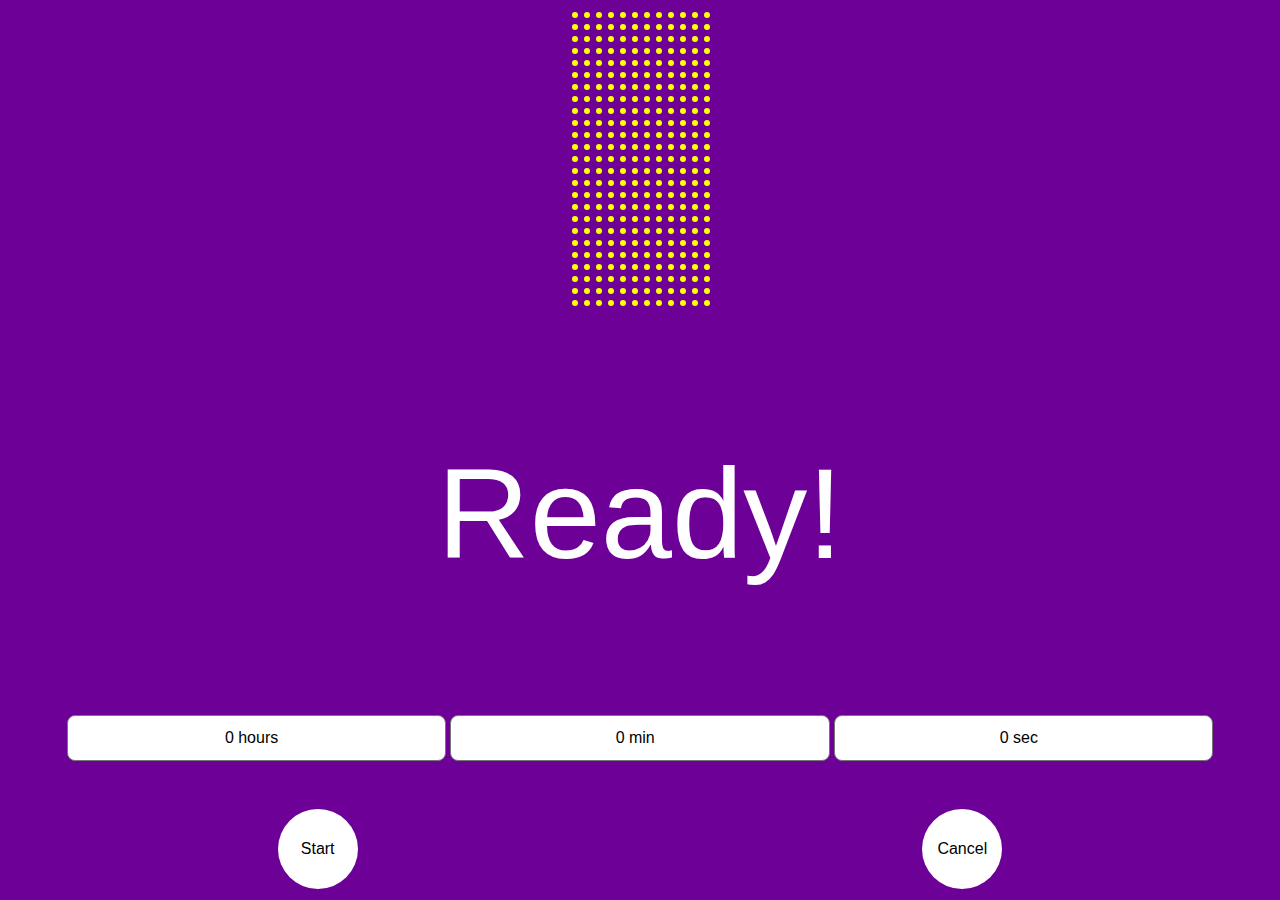
<file: index.html>
<!DOCTYPE html>
<html>
    <head>
        <title>Countdown Time</title>
        <meta charset="UTF-8">
        <meta name="viewport" content="width=device-width, initial-scale=1.0">
        <link rel="stylesheet" href="style.css">
    </head>
    <body>
        <div class="container">
            <svg id="progressBarContainer" width="144" height="300">
                <defs>
                    <pattern id="pattern1" x="0" y="0" width="12" height="12" patternUnits="userSpaceOnUse">
                        <circle cx="5" cy="5" r="3" stroke="0" fill="yellow"/>
                    </pattern>
    
                </defs>
                <rect id="progressBar" x="0" y="0" width="144" height="300" style="fill: url(#pattern1);" />
            </svg>
            <div id="clock">
                <p>Ready!</p>
            </div>
            <div id="content">
                <select class="selector" id="hours">
                    <option value="0">0 hours</option> 
                    <option value="1">1 hours</option> 
                    <option value="2">2 hours</option> 
                    <option value="3">3 hours</option> 
                    <option value="4">4 hours</option> 
                    <option value="5">5 hours</option> 
                    <option value="6">6 hours</option> 
                    <option value="7">7 hours</option> 
                    <option value="8">8 hours</option> 
                    <option value="9">9 hours</option> 
                    <option value="10">10 hours</option> 
                    <option value="11">11 hours</option> 
                    <option value="12">12 hours</option> 
                    <option value="13">13 hours</option> 
                    <option value="14">14 hours</option> 
                    <option value="15">15 hours</option> 
                    <option value="16">16 hours</option>  
                    <option value="17">17 hours</option>
                    <option value="18">18 hours</option>   
                    <option value="19">19 hours</option>
                    <option value="20">20 hours</option>
                    <option value="21">21 hours</option>  
                    <option value="22">22 hours</option> 
                    <option value="23">23 hours</option>
                </select>
                <select class="selector" id="minutes">
                    <option value="0">0 min</option>     
                    <option value="1">1 min</option>
                    <option value="2">2 min</option>
                    <option value="3">3 min</option>
                    <option value="4">4 min</option>
                    <option value="5">5 min</option>     
                    <option value="6">6 min</option>
                    <option value="7">7 min</option>
                    <option value="8">8 min</option>
                    <option value="9">9 min</option>
                    <option value="10">10 min</option>     
                    <option value="11">11 min</option>
                    <option value="12">12 min</option>
                    <option value="13">13 min</option>
                    <option value="14">14 min</option>
                    <option value="15">15 min</option>    
                    <option value="16">16 min</option>
                    <option value="17">17 min</option>
                    <option value="18">18 min</option>
                    <option value="19">19 min</option>    
                    <option value="20">20 min</option>
                    <option value="21">21 min</option>
                    <option value="22">22 min</option>
                    <option value="23">23 min</option> 
                    <option value="24">24 min</option>     
                    <option value="25">25 min</option>
                    <option value="26">26 min</option>
                    <option value="27">27 min</option>
                    <option value="28">28 min</option>
                    <option value="29">29 min</option>         
                    <option value="30">30 min</option>
                    <option value="31">31 min</option>
                    <option value="32">32 min</option>
                    <option value="33">33 min</option> 
                    <option value="34">34 min</option>
                    <option value="35">35 min</option>
                    <option value="36">36 min</option>
                    <option value="37">37 min</option>
                    <option value="38">38 min</option>
                    <option value="39">39 min</option>
                    <option value="40">40 min</option>         
                    <option value="41">41 min</option>
                    <option value="42">42 min</option>
                    <option value="43">43 min</option>
                    <option value="44">44 min</option>
                    <option value="45">45 min</option>
                    <option value="46">46 min</option>
                    <option value="47">47 min</option>
                    <option value="48">48 min</option> 
                    <option value="49">49 min</option> 
                    <option value="50">50 min</option>
                    <option value="51">51 min</option>         
                    <option value="52">52 min</option>
                    <option value="53">53 min</option>
                    <option value="54">54 min</option>
                    <option value="55">55 min</option>
                    <option value="56">56 min</option>
                    <option value="57">57 min</option>
                    <option value="58">58 min</option>
                    <option value="59">59 min</option>
                </select>
                <select class="selector" id="seconds">
                    <option value="0">0 sec</option>
                    <option value="1">1 sec</option>
                    <option value="2">2 sec</option>
                    <option value="3">3 sec</option>
                    <option value="4">4 sec</option>
                    <option value="5">5 sec</option>
                    <option value="6">6 sec</option>
                    <option value="7">7 sec</option>
                    <option value="8">8 sec</option>
                    <option value="9">9 sec</option>
                    <option value="10">10 sec</option>
                    <option value="11">11 sec</option>
                    <option value="12">12 sec</option>
                    <option value="13">13 sec</option>
                    <option value="14">14 sec</option>
                    <option value="15">15 sec</option>
                    <option value="16">16 sec</option>
                    <option value="17">17 sec</option>
                    <option value="18">18 sec</option>
                    <option value="19">19 sec</option>
                    <option value="20">20 sec</option>
                    <option value="21">21 sec</option>
                    <option value="22">22 sec</option>
                    <option value="23">23 sec</option>
                    <option value="24">24 sec</option>
                    <option value="25">25 sec</option>
                    <option value="26">26 sec</option>
                    <option value="27">27 sec</option>
                    <option value="28">28 sec</option>
                    <option value="29">29 sec</option>
                    <option value="30">30 sec</option>
                    <option value="31">31 sec</option>
                    <option value="32">32 sec</option>
                    <option value="33">33 sec</option>
                    <option value="34">34 sec</option>
                    <option value="35">35 sec</option>
                    <option value="36">36 sec</option>
                    <option value="37">37 sec</option>
                    <option value="38">38 sec</option>
                    <option value="39">39 sec</option>
                    <option value="40">40 sec</option>
                    <option value="41">41 sec</option>
                    <option value="42">42 sec</option>
                    <option value="43">43 sec</option>
                    <option value="44">44 sec</option>
                    <option value="45">45 sec</option>
                    <option value="46">46 sec</option>
                    <option value="47">47 sec</option>
                    <option value="48">48 sec</option>
                    <option value="49">49 sec</option>
                    <option value="50">50 sec</option>
                    <option value="51">51 sec</option>
                    <option value="52">52 sec</option>
                    <option value="53">53 sec</option>
                    <option value="54">54 sec</option>
                    <option value="55">55 sec</option>
                    <option value="56">56 sec</option>
                    <option value="57">57 sec</option>
                    <option value="58">58 sec</option>
                    <option value="59">59 sec</option>
                 </select>
        </div>
        <div class="buttonSection">
            <div class="button1">
                <button class="roundButton" id="start">Start</button>
            </div>
            <div class="button2">
                <button class="roundButton" id="cancel">Cancel</button>
            </div>
        </div>
    
    
    
    
    
    </div>
        
    <script>
            document.getElementById("start").addEventListener('click', startTimer);
            document.getElementById("cancel").addEventListener('click', cancelledButtonPressed);


            var startTime;
            var endTime;
            var origTimePeriod;
            var newTimePeriod;
            var timer;
            var cancelled = false;

            function startTimer(){
                cancelled = false;

                startTime = new Date();
                endTime = getEndTime();

                origTimePeriod = endTime.getTime() - startTime.getTime();
                newTimePeriod = origTimePeriod;

                timer = setInterval(displayCountdown, 1000);
            }

            function displayCountdown(){
                var timeLeft = msToTime(newTimePeriod);

                document.getElementById("clock").innerHTML = `<p>${timeLeft["hours"]}h ${timeLeft["minutes"]}m ${timeLeft["seconds"]}s</p>`;

                var newHeight = Math.floor(newTimePeriod / origTimePeriod * 100) * 3;
                document.getElementById("progressBar").setAttribute("height", newHeight);

                newTimePeriod -= 1000;

                if(newTimePeriod <0 || cancelled){
                    clearInterval(timer);
                    document.getElementById("clock").innerHTML = "Complete!";
                }
            }

            function cancelledButtonPressed(){
                cancelled = true;
            }

            function msToTime(milliseconds){
                var mHour = 1000 * 60 * 60;
                var mMinute = 1000 * 60;
                var mSecond = 1000;

                var hours = Math.floor(milliseconds / mHour);
                var minutes = Math.floor((milliseconds % mHour) / mMinute);
                var seconds = Math.floor((milliseconds % mMinute) / mSecond);

                var time = [];
                time["hours"] = hours;
                time["minutes"] = minutes;
                time["seconds"] = seconds;

                return time;

            }

            function getEndTime(){
                var dt = new Date();

                var hours = parseInt(document.getElementById("hours").value);
                var minutes = parseInt(document.getElementById("minutes").value);
                var seconds = parseInt(document.getElementById("seconds").value);

                dt.setHours(dt.getHours() + hours);
                dt.setMinutes(dt.getMinutes() + minutes);
                dt.setSeconds(dt.getSeconds() + seconds);
                return dt;
             }
         </script>
    </body>
</html>
</file>
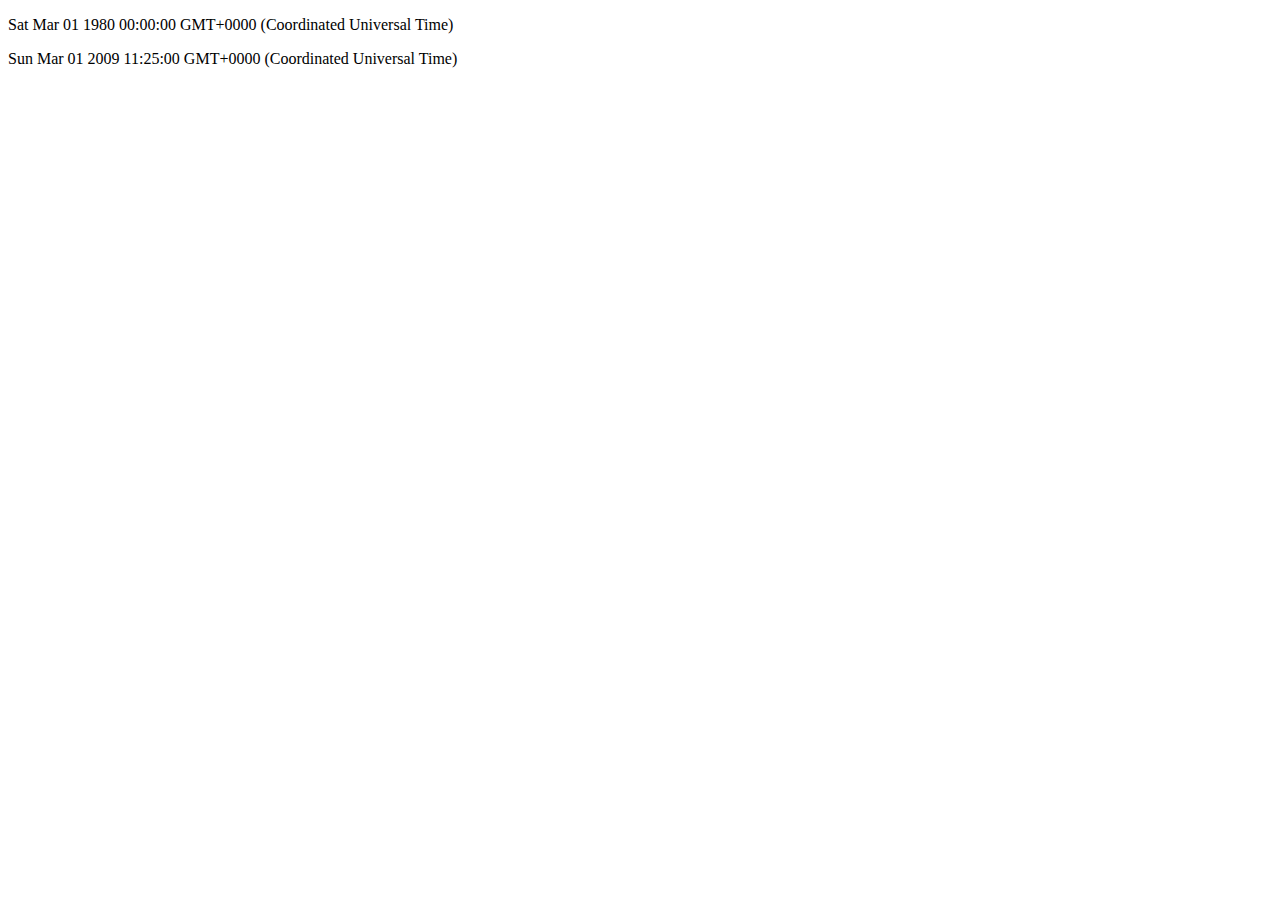
<file: js-datetime.html>
<!DOCTYPE html>
<html>
    <head>
        
    </head>
    <body>
       <p id="output"></p>
       <p id="output2"></p> 
       <script>

           var dt = new Date(1980, 2);

           document.getElementById("output").innerHTML = dt;

           dt.setHours(11);
           dt.setMinutes(25);
           dt.setFullYear(2009);
           document.getElementById("output2").innerHTML = dt;
       </script>
    </body>
</html>
</file>
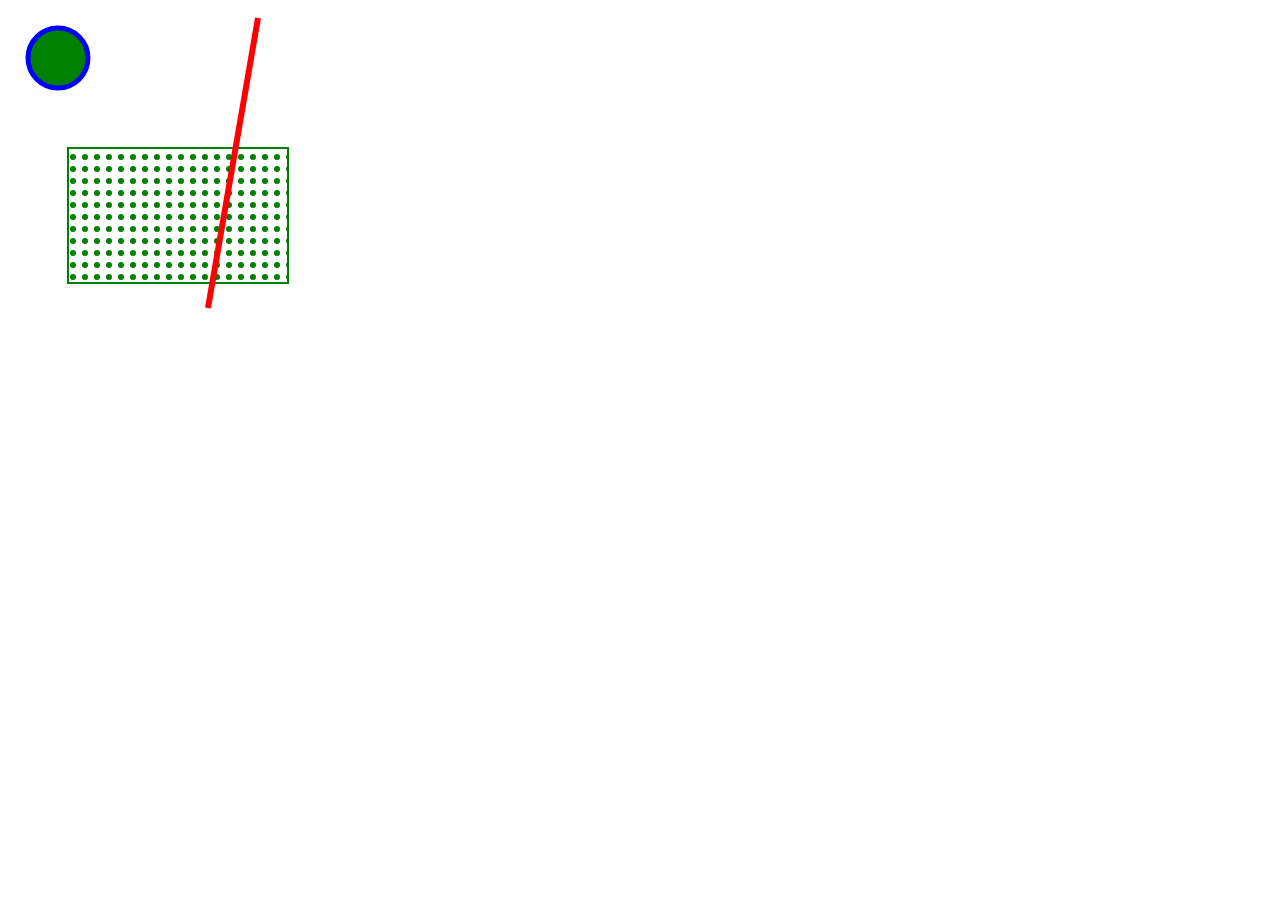
<file: svg.html>
<!DOCTYPE html>
<html>
    <head>

    </head>
    <body>

        <svg width="500" height="500">
            <defs>
                <pattern id="pattern1" x="0" y="0" width="12" height="12" patternUnits="userSpaceOnUse">
                    <circle cx="5" cy="5" r="3" stroke="0" fill="green"/>
                </pattern>

            </defs>


            <circle cx="50" cy="50" r="30" stroke="blue" stroke-width="5" fill="green" />
            <rect x="60" y="140" width="220" height="135" stroke="green" stroke-width="2" style="fill: url(#pattern1)" />
            <line x1="250" y1="10" x2="200" y2="300" stroke="red" stroke-width="6" />
        </svg>
    </body>
</html>
</file>
<file: style.css>
body{
    background-color: #6c0097;
    font-family: "Raleway", sans-serif;
    text-align: center;
}

.container{
    width: 100%;    
}

p{
    color: white;
    font-size: 10vw;
}

#clock{
    width: 100%;
    text-align: center;
}


#progressBarContainer{
    transform: rotate(180deg);
}

.buttonSection{
    width: 100%;
    padding-top: 3rem;
}

.roundButton{
    border-radius: 50%;
    background-color: white;
    border: 0;
    width: 5rem;
    height: 5rem;
    font-size: 1rem;
}

.button1{
    float: left;
    width: 49%;
}

.button2{
    float: right;
    width: 49%;
}

.selector{
    background-color: white;
    padding:  .8rem 1.4rem .9rem .8rem;
    width: 30%;
    border-radius:  .5rem;
    -moz-appearance: none;
    -webkit-appearance: none;
    appearance: none;
    font-size: 1rem;
    text-align: center;
}
</file>
